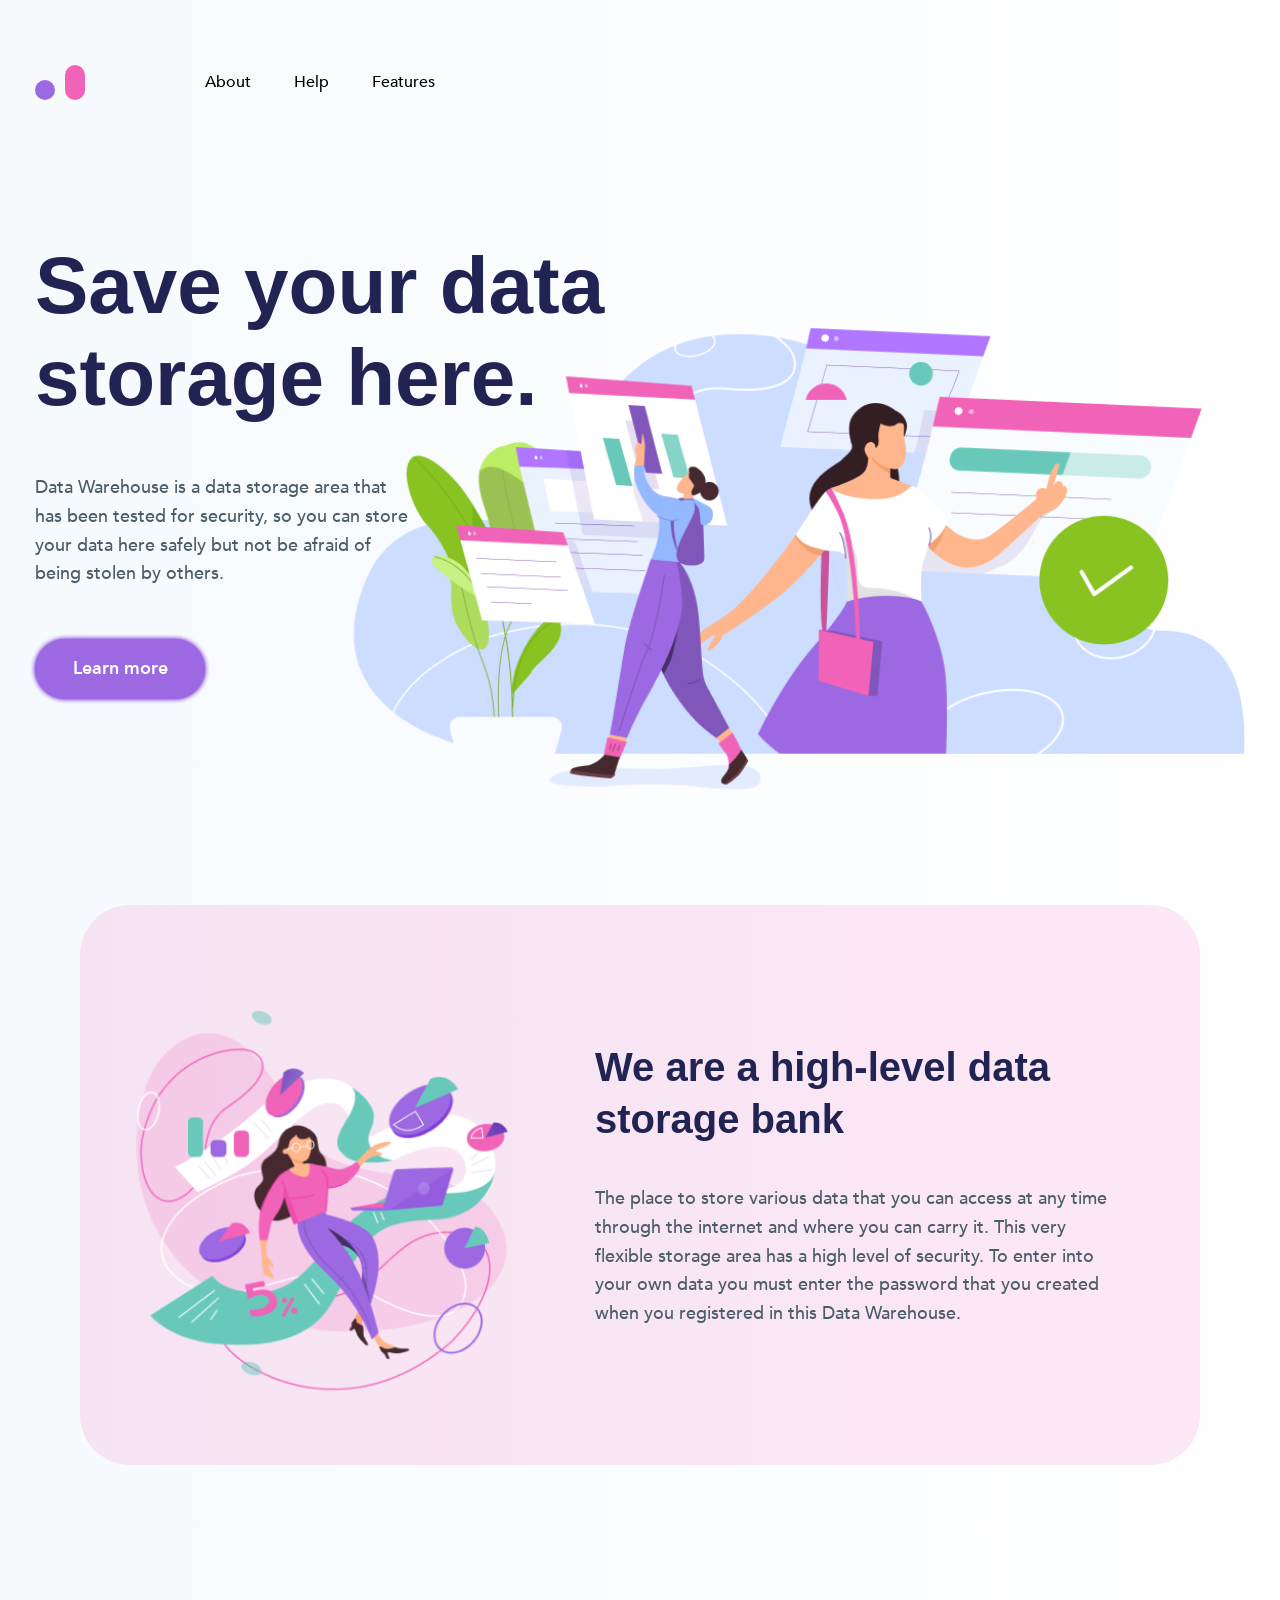
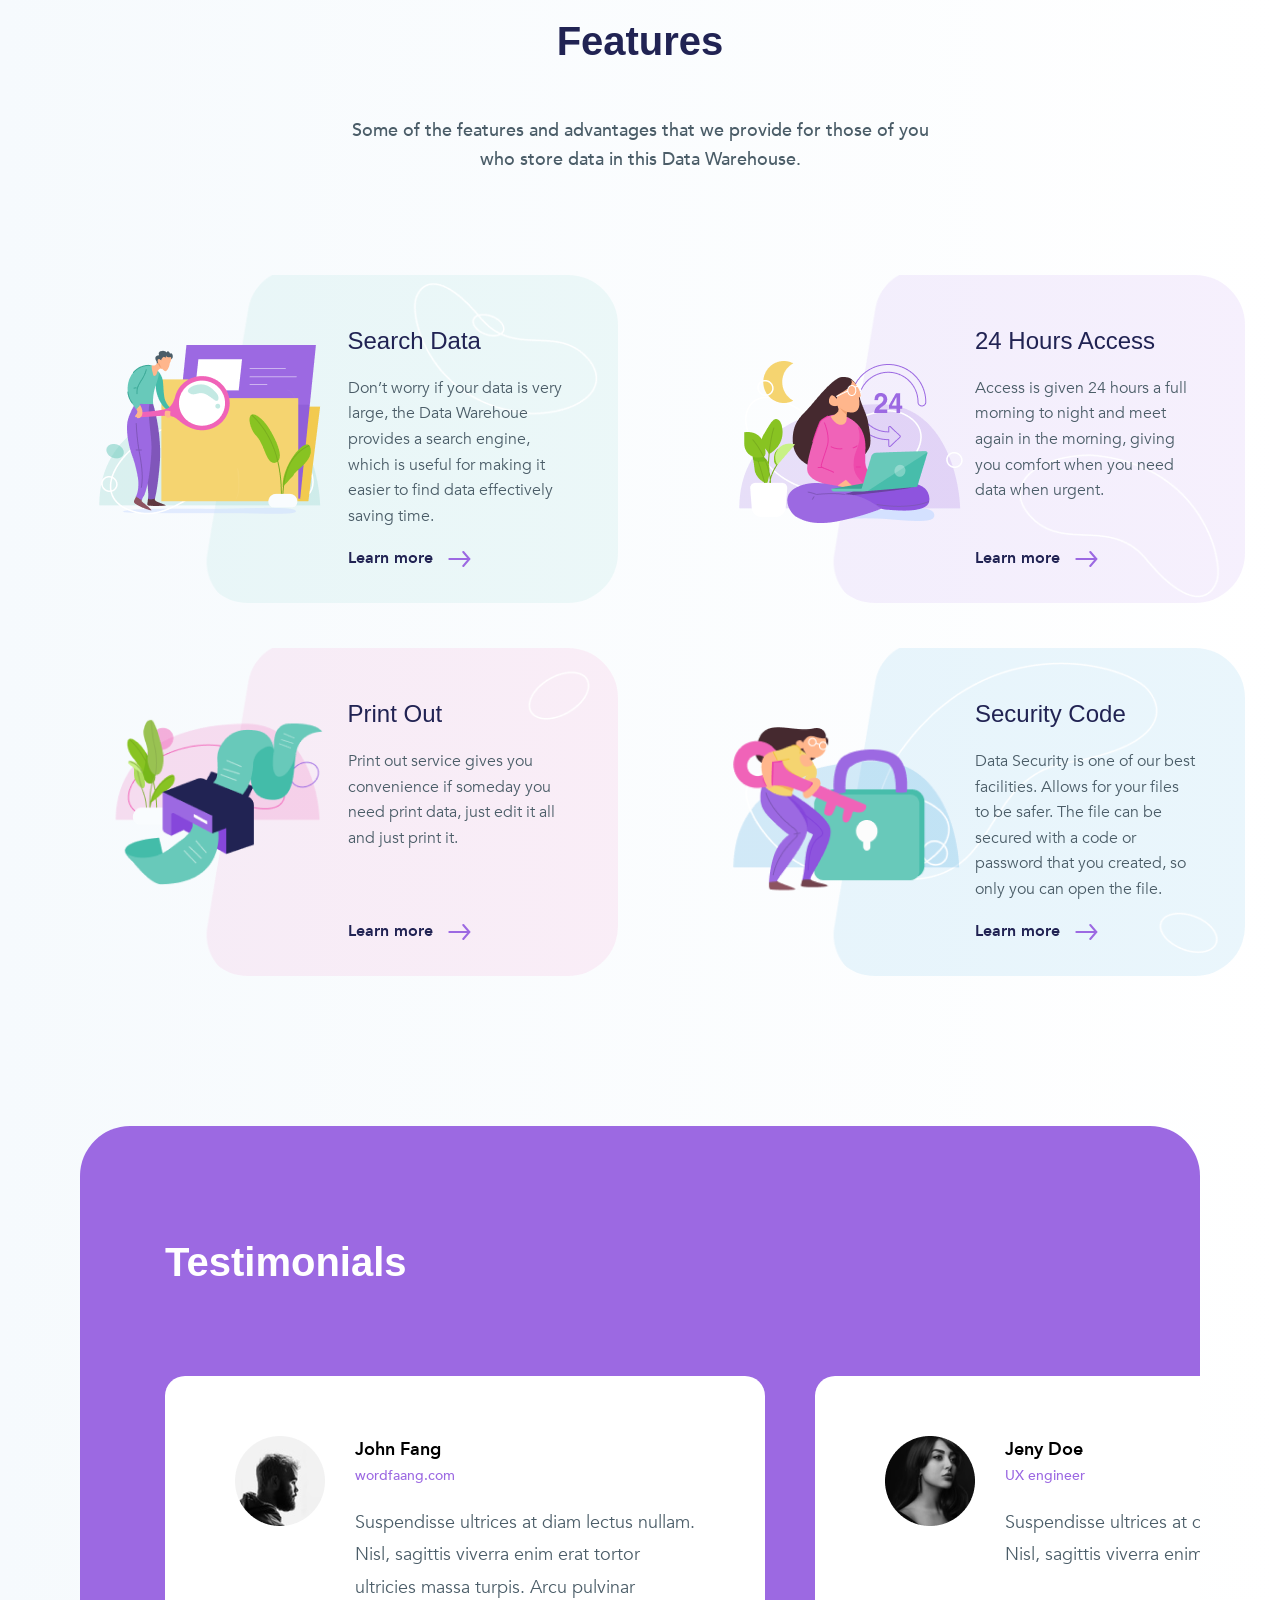
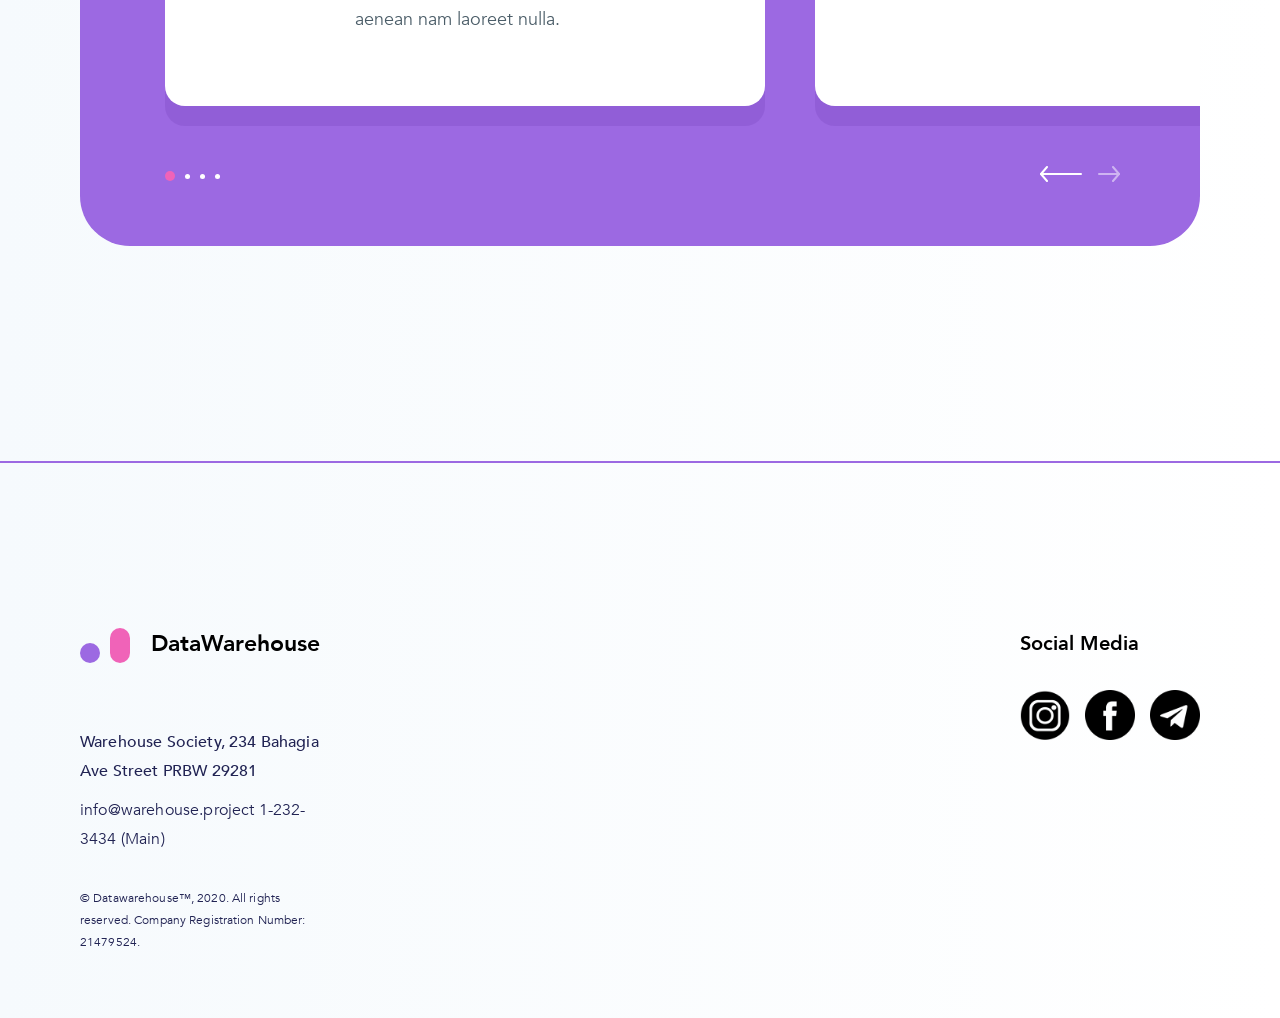
<file: index.html>
<!DOCTYPE html>
<html lang="en">
<head>
  <meta charset="UTF-8">
  <meta name="viewport" content="width=device-width, initial-scale=1.0">
  <meta name="description" content="Data Warehouse is a data storage area that has been
tested for security, so you can store your data here
safely but not be afraid of being stolen by others.">
  <meta name="keywords" content="warehouse, save, data, security, storage, area">
  <meta property="og:image" content="https://avatars.mds.yandex.net/i?id=4b08911ec8e85c79b17855c3adf799e8-5299516-images-thumbs&n=13"/>
  <meta property="og:title" content="Save your data storage here"/>
  <meta property="og:description" content="Data Warehouse is a data storage area that has been tested for security, so you can store your data here safely but not be afraid of being stolen by others"/>
  <link rel="shortcut icon" href="/favicon.ico" type="image/x-icon">
  <link rel="icon" href="/favicon.ico" type="image/x-icon">
  <link rel="stylesheet" href="./styles/index.css">
  <title>Warehouse - Save your data storage here.</title>
</head>
<body class="body">
<div class="page">
  <header class="header">
    <div class="logo">
      <div class="logo__circle"></div>
      <div class="logo__rectangle"></div>
    </div>
    <nav class="navbar">
      <a href="#about" class="navbar__item">About</a>
      <a href="#footer" class="navbar__item">Help</a>
      <a href="#features" class="navbar__item">Features</a>
    </nav>
  </header>
  <main>
    <section class="callToAction">
      <h1 class="callToAction__title">Save your data storage here.</h1>
      <p class="callToAction__descr">Data Warehouse is a data storage area that has been
        tested for security, so you can store your data here
        safely but not be afraid of being stolen by others.</p>
      <a href="#features" class="callToAction__btn">Learn more</a>
    </section>
    <section id="about" class="about">
      <h2 class="about__title">We are a high-level data
        storage bank</h2>
      <p class="about__descr">The place to store various data that you can access at any time through the internet and
        where you can carry it.
        This very flexible storage area has a high level of security. To enter into your own data you must enter the
        password that you created when you registered in this Data Warehouse. </p>
    </section>
    <section id="features" class="features">
      <h2 class="features__title">Features</h2>
      <p class="features__descr">Some of the features and advantages that we provide for those of you who store data in
        this Data Warehouse.</p>
      <ul class="features__list">
        <li class="features__item search">
          <div>
            <h3 class="item__title">Search Data</h3>
            <p class="item__descr">Don’t worry if your data is very large, the Data Warehoue provides a search engine,
              which is useful for making it easier to find data effectively saving time.</p>
          </div>
          <a href="#" class="item__link">Learn more<img src="./images/Features/arrow.svg"/></a>
        </li>
        <li class="features__item access">
          <div>
            <h3 class="item__title">24 Hours Access</h3>
            <p class="item__descr">Access is given 24 hours a full morning to night and
              meet again in the morning, giving you comfort when
              you need data when urgent.</p>
          </div>
          <a href="#" class="item__link">Learn more <img src="./images/Features/arrow.svg"/></a>
        </li>
        <li class="features__item print">
          <div>
            <h3 class="item__title">Print Out</h3>
            <p class="item__descr">Print out service gives you convenience if someday
              you need print data, just edit it all and just print it.</p>
          </div>
          <a href="#" class="item__link">Learn more<img src="./images/Features/arrow.svg"/></a>
        </li>
        <li class="features__item security">
          <div>
            <h3 class="item__title">Security Code</h3>
            <p class="item__descr">Data Security is one of our best facilities. Allows for your files
              to be safer. The file can be secured with a code or password that
              you created, so only you can open the file.</p>
          </div>
          <a href="#" class="item__link">Learn more<img src="./images/Features/arrow.svg"/></a>
        </li>
      </ul>
    </section>
    <section class="testimonials">
      <h2 class="testimonials__title">Testimonials</h2>
      <div class="testimonials__slider">
        <div class="testimonials__slide">
          <img class="slide__img" src="./images/slider/ava1.png" alt="ava">
          <div class="slide__info">
            <div class="slide__title">John Fang</div>
            <a href="#" class="slide__link">wordfaang.com</a>
            <p class="slide__descr">
              Suspendisse ultrices at diam lectus nullam.
              Nisl, sagittis viverra enim erat tortor ultricies massa turpis. Arcu pulvinar aenean nam laoreet nulla.
            </p>
          </div>
        </div>
        <div class="testimonials__slide">
          <img class="slide__img" src="./images/slider/ava2.png" alt="ava">
          <div class="slide__info">
            <div class="slide__title">Jeny Doe</div>
            <a href="#" class="slide__link">UX engineer</a>
            <p class="slide__descr">Suspendisse ultrices at diam lectus nullam. Nisl, sagittis viverra enim erat tortor
            </p>
          </div>
        </div>
      </div>
      <div class="testimonials__controls">
        <div class="testimonials__dots">
          <span class="testimonials__dot testimonials__dot_active"></span>
          <span class="testimonials__dot"></span>
          <span class="testimonials__dot"></span>
          <span class="testimonials__dot"></span>
        </div>
        <div class="testimonials__arrows">
          <div class="testimonials__arrows_prev"><img src="./images/slider/arrow_prev.svg" alt="arrow"></div>
          <div class="testimonials__arrows_next"><img src="./images/slider/arrow_next.svg" alt="arrow"></div>
        </div>
      </div>
    </section>
  </main>
</div>
<footer id="footer" class="footer">
  <div class="footer__wrapper">
    <div class="contacts">
      <div class="contacts__head">
        <div class="logo">
          <div class="logo__circle"></div>
          <div class="logo__rectangle"></div>
        </div>
        <h3 class="contacts__title">DataWarehouse</h3>
      </div>
      <p class="contacts__address">Warehouse Society, 234
        Bahagia Ave Street
        PRBW 29281
      </p>
      <p class="contacts__info">
        info@warehouse.project
        1-232-3434 (Main)
      </p>
      <p class="contacts__copyright">
        © Datawarehouse™, 2020. All rights reserved.
        Company Registration Number: 21479524.
      </p>
    </div>
    <div class="social">
      <h3 class="social__head">Social Media</h3>
      <ul class="social__list">
        <li class="social__item"><a href="#"><img src="./images/social/instagram.png" alt="instagram"></a></li>
        <li class="social__item"><a href="#"><img src="./images/social/facebook.png" alt="instagram"></a></li>
        <li class="social__item"><a href="#"><img src="./images/social/telegram.png" alt="instagram"></a></li>
      </ul>
    </div>
  </div>
</footer>
</body>
</html>
</file>
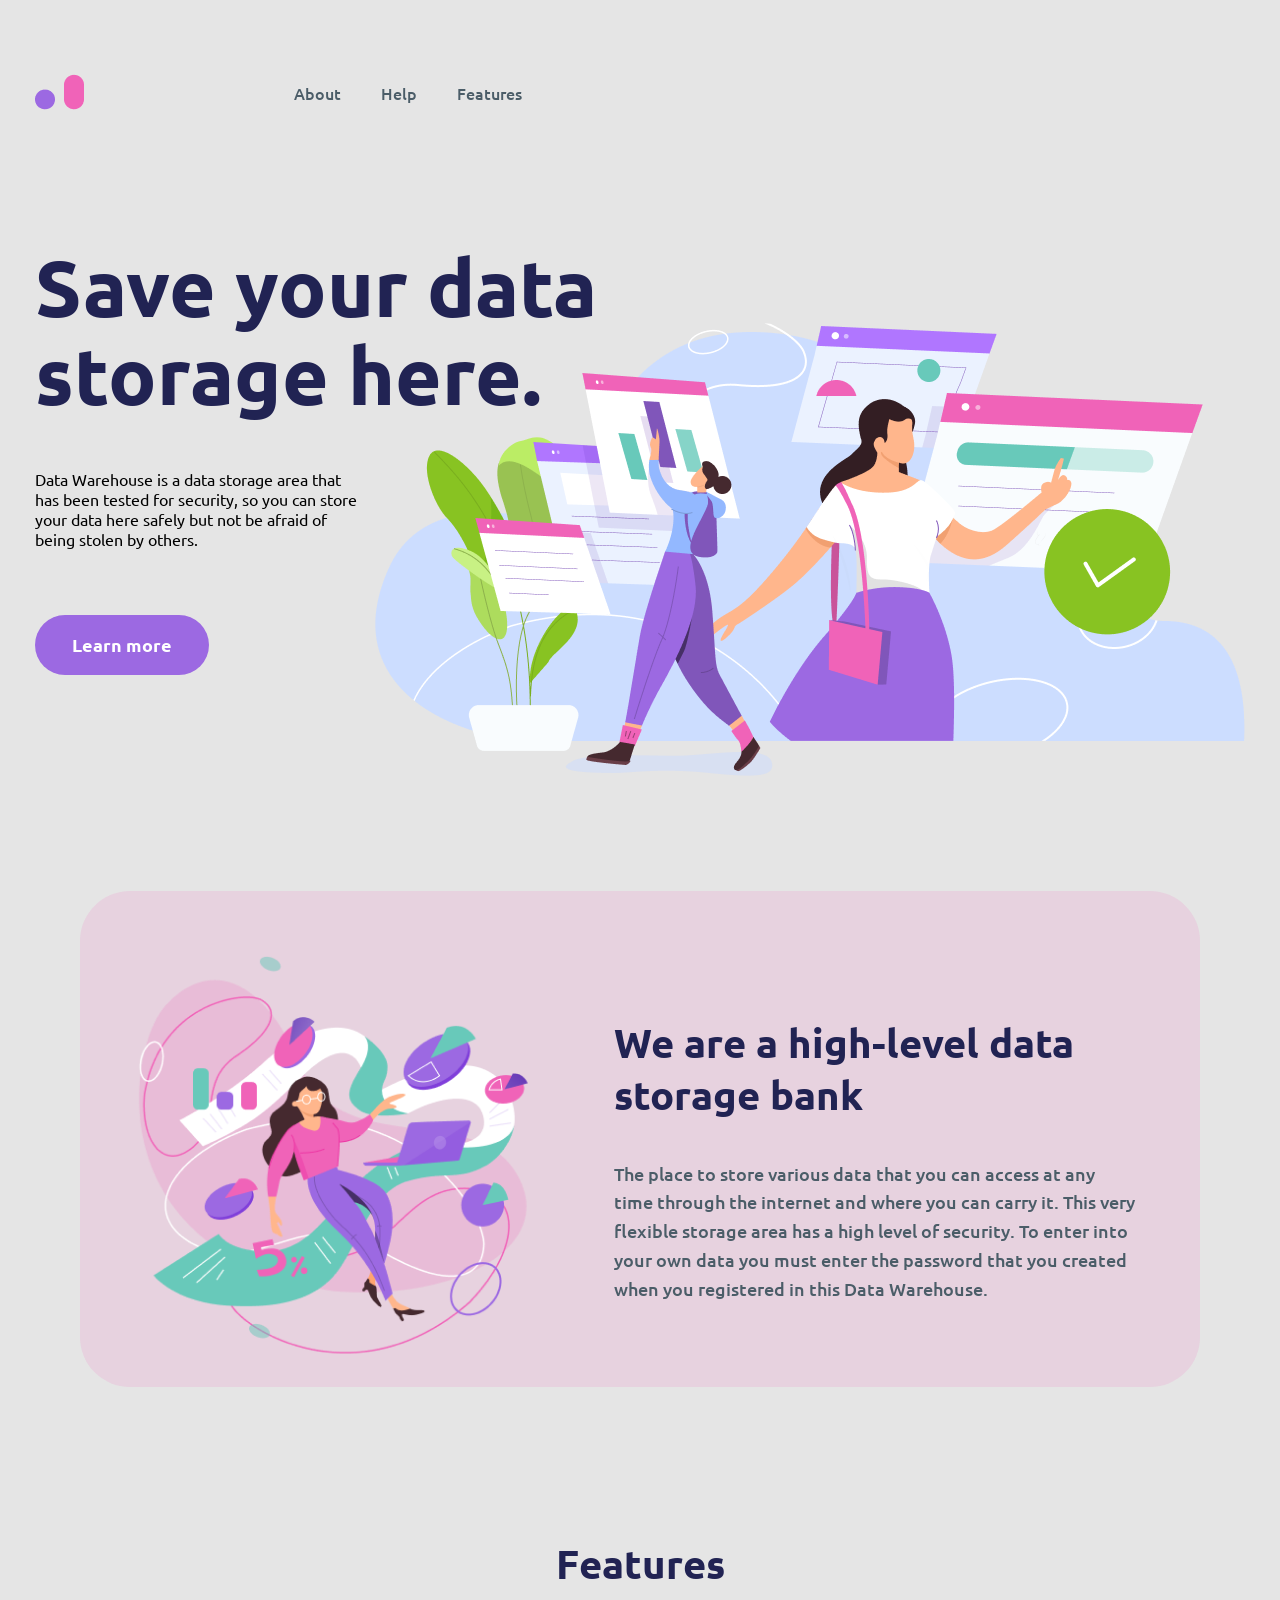
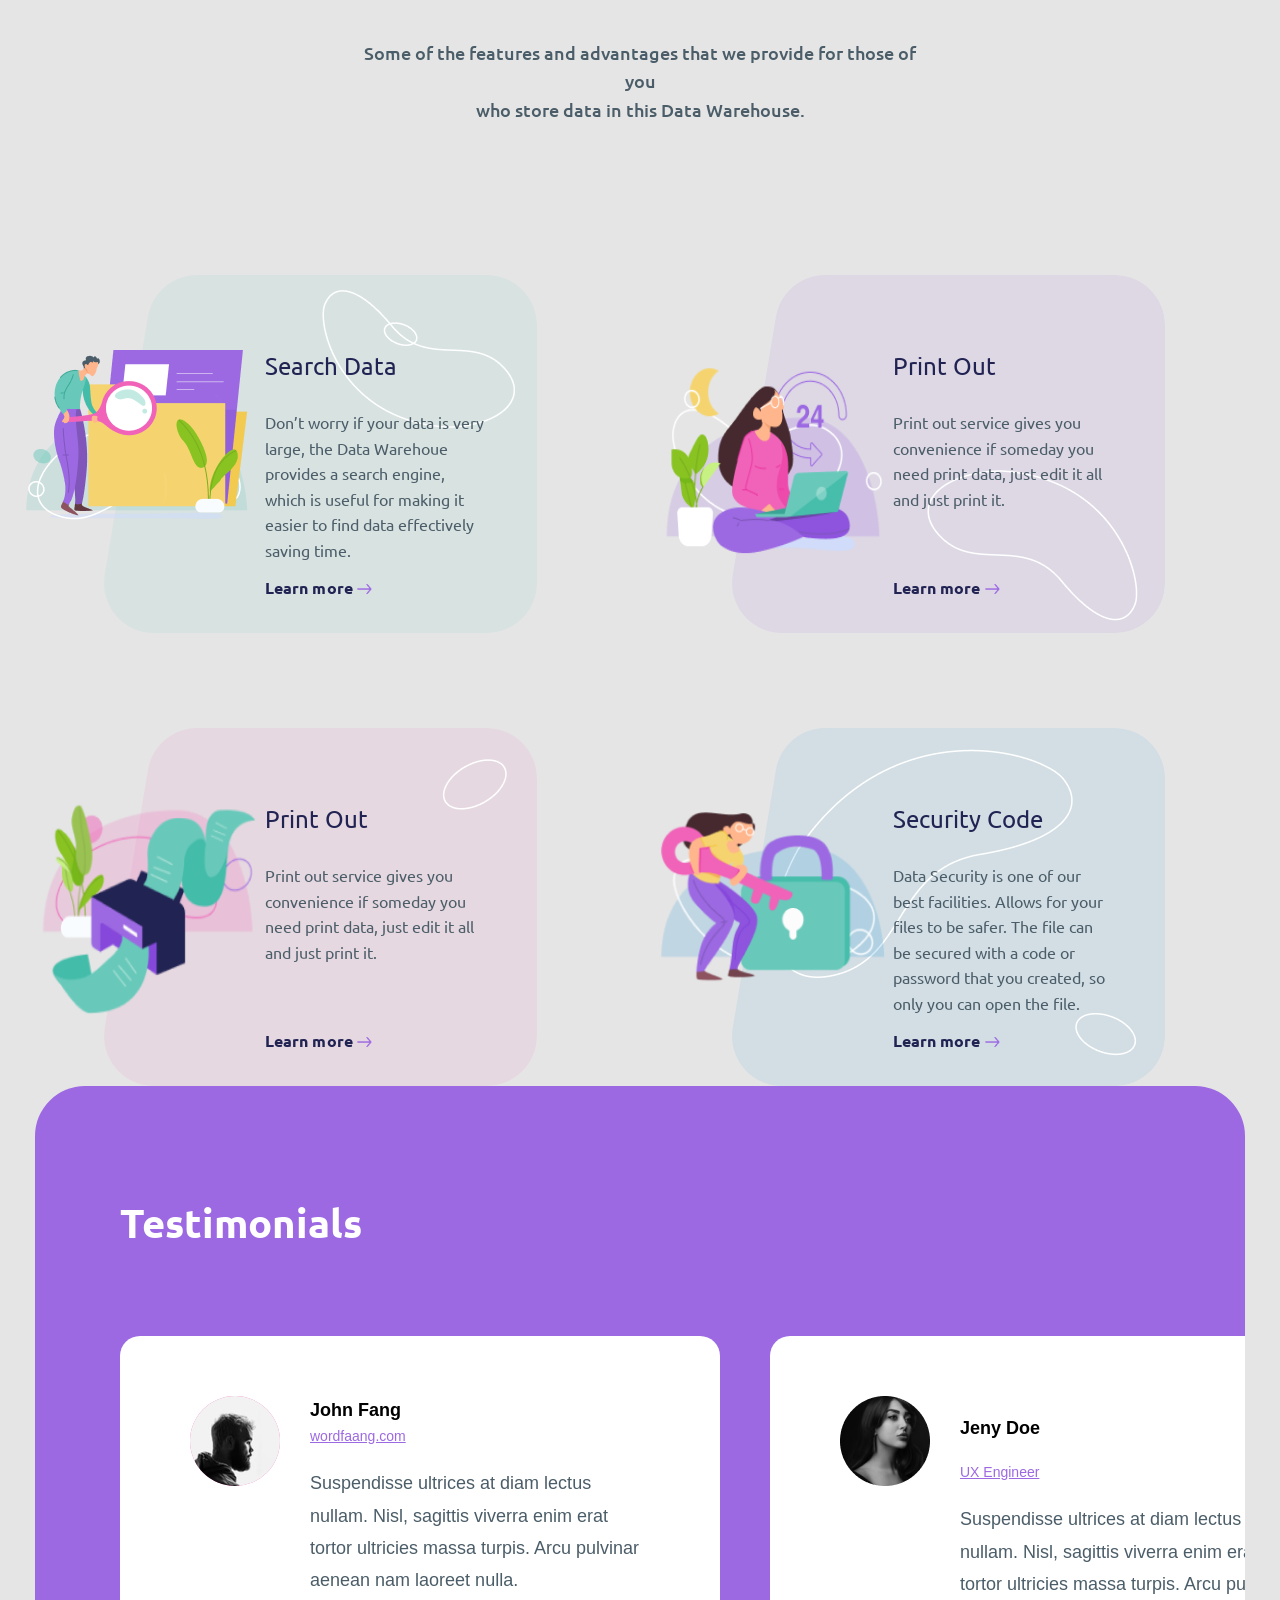
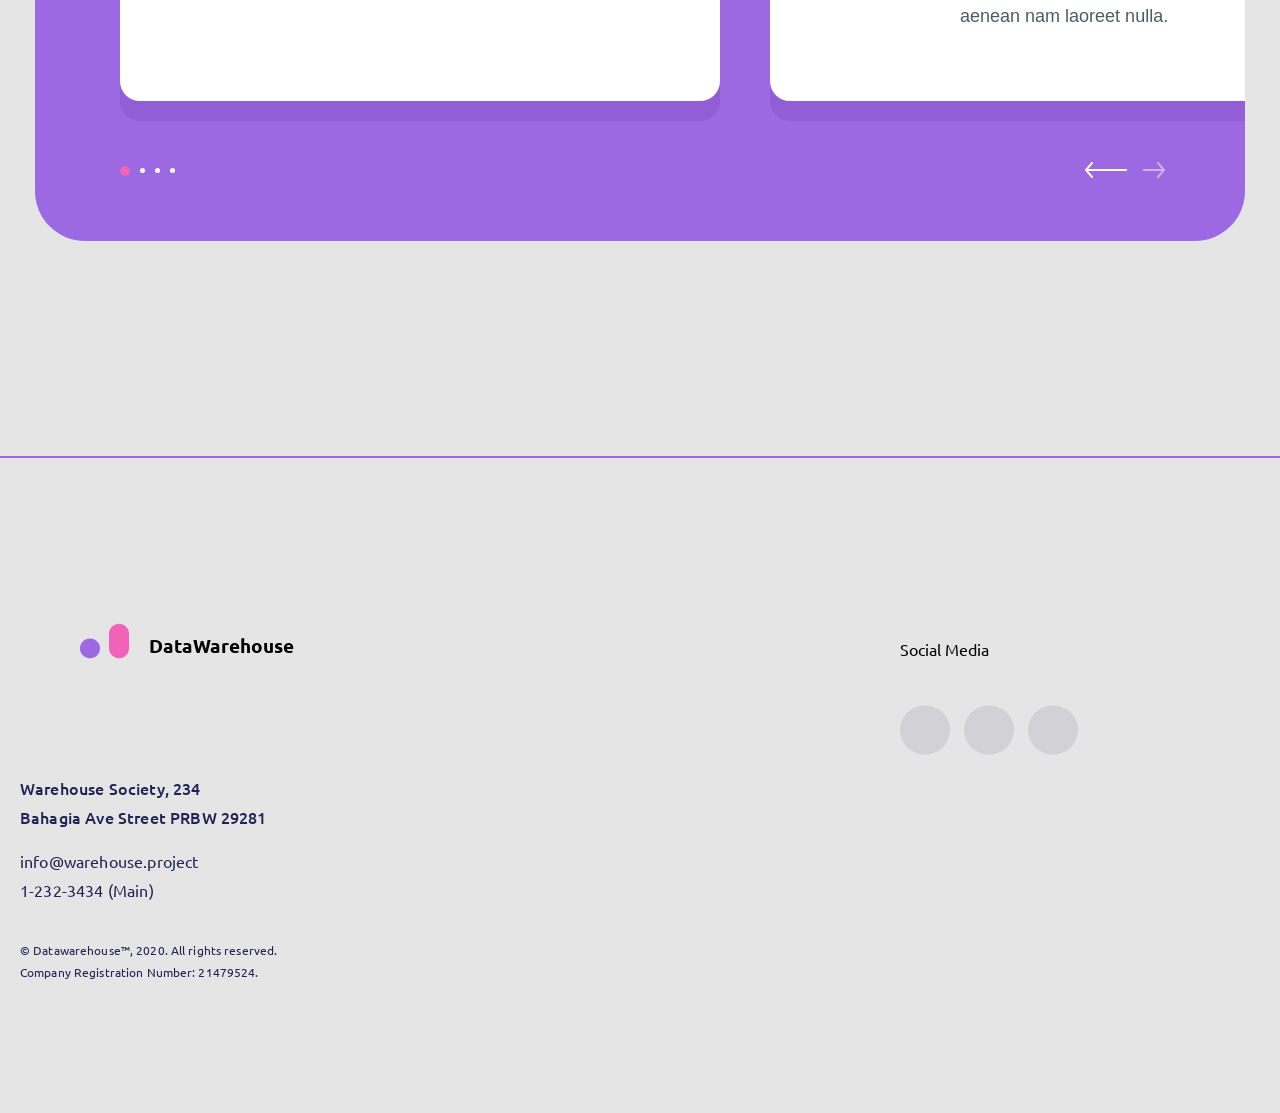
<file: module1/index.html>
<!DOCTYPE html>
<html lang="en">

<head>
  <meta charset="UTF-8">
  <meta http-equiv="X-UA-Compatible" content="IE=edge">
  <meta name="viewport" content="width=device-width, initial-scale=1.0">
  <meta name="description" content="Data Warehouse is a data storage area that has been
  tested for security, so you can store your data here
  safely but not be afraid of being stolen by others.">
  <meta name="keywords" content="warehouse, save, data, security, storage, area">
  <link rel="preconnect" href="https://fonts.googleapis.com">
  <link rel="preconnect" href="https://fonts.gstatic.com" crossorigin>
  <link href="https://fonts.googleapis.com/css2?family=Ubuntu:ital,wght@0,400;0,700;1,500&display=swap"
    rel="stylesheet">
  <link rel="shortcut icon" href="img/favicon.ico" type="logo">
  <link rel="stylesheet" href="style.css">
  <title>Warehouse - Save your data storage here.</title>
</head>

<body>
  <div class="container">
    <header>
<!--  именование не по БЭМ
 class="header container" container это общий стиль
 -->
      <div class="header_container">
        <!--  именование не по БЭМ class="header__logo" через __ а не _ -->
        <div class="header_logo">
          <img src="img/Logo.png" alt="logo" class="header_logo">
        </div>
        <!--  именование не по БЭМ class="header__nav" -->
        <nav class="header_nav">
<!--   нет классов для списка       -->
          <ul>
            <li><a href="#">About</a></li>
            <li><a href="#help">Help</a></li>
            <li><a href="#Features">Features</a></li>
          </ul>
        </nav>
      </div>
      <div class="wrapper">
        <div class="header_title">
<!--    применение <br> плохая практика, перенос стилями использую max-width      -->
          <h1>Save your data <br> storage here.</h1>
          <p class="header_title-description">Data Warehouse is a data storage area that has been
            tested for security, so you can store your data here
            safely but not be afraid of being stolen by others.</p>
          <a href="#Features" class="bottom">Learn more</a>
        </div>
        <img src="img/image1.png" alt="" class="wrapper-img">
      </div>
    </header>
    <section class="slogan">
      <img src="img/image2.png" class="slogan_img" alt="slogan_img">
      <div class="slogan_title">
        <h2>We are a high-level data storage bank</h2>
        <p class="slogan_title-subtitle">The place to store various data that you can access at any time through the
          internet and where you can carry
          it.
          This very flexible storage area has a high level of security. To enter into your own data you must enter the
          password that you created when you registered in this Data Warehouse. </p>
      </div>
    </section>
    <section id="Features" class="Features">
        <h2 class="Features_title">Features</h2>
        <p class="Features_subtitle">Some of the features and advantages that we provide for those of you <br> who store
          data in this Data Warehouse.</p>
        <div class="Features_box">
          <div class="Features_box-card card1">
            <img src="img/image3.png" alt="">
            <div>
              <h3>Search Data</h3>
              <p>Don’t worry if your data is very large, the Data Warehoue provides a search engine, which is useful for
                making it easier to find data effectively saving time.</p>
              <a href="">Learn more</a>
            </div>
            <div class="arrow_card"></div>
          </div>
          <div class="Features_box-card card2">
            <img src="img/image4.png" alt="">
            <div>
              <h3>Print Out</h3>
              <p>Print out service gives you convenience if someday
                you need print data, just edit it all and just print it.</p>
              <a href="">Learn more</a>
            </div>
            <div class="arrow_card"></div>
          </div>
          <div class="Features_box-card card3">
            <img src="img/image5.png" alt="">
            <div>
              <h3>Print Out</h3>
              <p>Print out service gives you convenience if someday
                you need print data, just edit it all and just print it.</p>
              <a href="">Learn more</a>
            </div>
            <div class="arrow_card"></div>
          </div>
          <div class="Features_box-card card4 ">
            <img src="img/image6.png" alt="">
            <div>
              <h3>Security Code</h3>
              <p>Data Security is one of our best facilities. Allows for your files
                to be safer. The file can be secured with a code or password that
                you created, so only you can open the file.</p>
              <a href="">Learn more</a>
            </div>
            <div class="arrow_card"></div>
          </div>
        </div>
    </section>
    <section class="slider">
      <h3 class="slider_header">Testimonials</h3>
      <div class="slider_wrap">
        <div class="slider_wrap-items">
          <img src="img/Ellipse76.svg" alt="" class="slider_img">
          <div class="slider_info">
            <div class="slider_name">John Fang </div>
<!--
почта и телефон оформляются так
<a href="mailto:mail@mail.ru">Напишите нам</a>
<a href="tel:+79001111111">+7-900-111-11-11</a>
-->
            <a href="#" class="slider_link">wordfaang.com</a>
            <p class="slider_descr">Suspendisse ultrices at diam lectus nullam.
              Nisl, sagittis viverra enim erat tortor ultricies massa turpis. Arcu pulvinar aenean nam laoreet nulla.
            </p>
          </div>
        </div>
        <div class="slider_wrap-items">
          <img src="img/ava2.png" alt="" class="slider_img">
          <div class="slider_info">
            <p class="slider_name">Jeny Doe </p>
            <a href="#" class="slider_link">UX Engineer </a>
            <p class="slider_descr">Suspendisse ultrices at diam lectus nullam.
              Nisl, sagittis viverra enim erat tortor ultricies massa turpis. Arcu pulvinar aenean nam laoreet nulla.
            </p>
          </div>
        </div>
      </div>

      <div class="slider_controls">
        <div class="slider_wrap-points">
          <div class="slider_wrap-point-active"></div>
          <div class="slider_wrap-point"></div>
          <div class="slider_wrap-point"></div>
          <div class="slider_wrap-point"></div>
        </div>
        <div class="slider_arrow">
          <div class="testimonials__arrows_next"><img src="img/arrowL.png" alt="arrow"></div>
          <div class="testimonials__arrows_prev"><img src="img/arrowR.png" alt="arrow"></div>
        </div>
      </div>
    </section>
  </div>

  <footer id="help" class="footer">
    <div class="footer_wrap">
      <div class="footer_wrap-iner">
        <div class="header_logo">
          <img src="img/Logo.png" alt="logo">
        </div>
        <h3 class="footer_wrap-iner">DataWarehouse</h3>
      </div>
      <div>
        <div class="footer_wrap_social">
          <p>Social Media</p>
        </div>
        <div class="footer_wrap_social-icons">
          <img src="img/social.png" alt="">
          <img src="img/social.png" alt="">
          <img src="img/social.png" alt="">
        </div>
      </div>
    </div>
    <p class="footer_adress">Warehouse Society, 234 <br> Bahagia Ave Street PRBW 29281</p>
    <p class="footer_tel">info@warehouse.project <br> 1-232-3434 (Main)</p>
    <p class="footer_copy">&copy; Datawarehouse™, 2020. All rights reserved. <br> Company Registration Number:
      21479524.
    </p>
  </footer>

</body>

</html>
</file>
<file: module1/style.css>
div,
p,
input,
button,
form,
span,
a,
ul,
li {
box-sizing: border-box;
}

h1,
h2,
h3,
h4,
h5,
h6 {
margin: 0;
font-family: "Ubuntu", sans-serif;
}

body {
  padding: 0;
  margin: 0;
  font-family: "Ubuntu", sans-serif;
  background: #e5e5e5;
}
.container {
  max-width: 1250px;
  padding: 65px 20px;
  margin: 0 auto;
}

.header_container {
  display: flex;
  align-items: center;
}

.header_nav {
  margin-left: 150px;
  display: flex;
  color: #4b5d68;
  font-weight: 500;
}

.header_nav ul {
  display: flex;
}

.header_nav li {
  margin: 0 20px;
  display: block;
  list-style-type: none;
  font-weight: 500;
  line-height: 160%;
  color: #4b5d68;
  transition: 0.3s;
}

li:hover {
  font-weight: 700;
}

.header_nav a {
  text-decoration: none;
  color: #4b5d68;
}

.wrapper {
  position: relative;
  margin-top: 200px;
  display: flex;
}

.header_title {
  margin-top: 130px;
}

h1 {
  position: absolute;
  top: -80px;
  font-weight: bold;
  font-size: 80px;
  line-height: 110%;
  align-items: center;
  color: #212353;
}
/* нет точки перед классом */
header_title-description {
  font-weight: 500;
  font-size: 18px;
  line-height: 160%;
  color: #4b5d68;
}

.bottom {
  position: absolute;
  margin-top: 50px;
  background: #9c69e2;
  border-radius: 50px;
  font-weight: 800;
  font-size: 18px;
  line-height: 160%;
  text-align: center;
  text-decoration: none;
  color: #ffffff;
  padding: 16px 37px;
  transition: 0.3s;
}

.bottom:hover {
  opacity: 0.8;
}

.slogan {
  width: 1120px;
  display: flex;
  margin: 100px auto 150px;
  background: rgba(240, 99, 184, 0.15);
  border-radius: 50px;
}

.slogan_img {
  transition: transform 1s ease-in-out;
}

.slogan_img:hover {
  transform: rotate(360deg);
}

.slogan_title h2 {
  margin: 125px 65px 40px;
  font-weight: bold;
  font-size: 40px;
  line-height: 130%;
  display: flex;
  /* align-items: center; */
  color: #212353;
}

.slogan_title-subtitle {
  margin: 0 65px;
  font-weight: 500;
  font-size: 18px;
  line-height: 160%;
  color: #4b5d68;
}

.Features {
  margin: 0 auto;
}

@media screen and (max-width: 900px) {
  .features{
    margin-bottom: 70px;
    padding: 0 30px;
  }
}


.Features_title {
  font-weight: 700;
  font-size: 40px;
  color: #212353;
  margin-bottom: 50px;
  line-height: 130%;
  text-align: center;
}

@media screen and (max-width: 1024px) {
  .features__title{
    font-size: 30px;
    margin-bottom: 30px;
  }
}

.Features_subtitle {
  font-weight: 500;
  color: #4B5D68;
  font-size: 18px;
  line-height: 160%;
  text-align: center;
  margin: 0 auto 100px;
  max-width: 585px;
}

@media screen and (max-width: 1024px) {
  .features__descr{
    font-size: 16px;
    margin-bottom: 30px;
  }
}

.Features_box {
  display: grid;
  list-style-type: none;
  padding: 0;
  margin: 0;
  grid-template-columns: repeat(2,1fr);
  grid-template-rows: repeat(2,1fr);
  gap: 45px;
}

.Features_box-card {
  position: relative;
  width: 442px;
  margin-top: 50px;
  margin-left: 60px;
  height: 358px;
  display: flex;
  justify-content: space-around;
  border-radius: 50px;
}

.Features_box-card img {
  position: absolute;
  top: 75px;
  right: 280px;
  width: 232px;
  height: 211px;
}

.Features_box-card h3 {
  position: absolute;
  top: 75px;
  left: 170px;
  font-weight: normal;
  font-size: 24px;
  line-height: 130%;
  display: flex;
  align-items: center;
  color: #212353;
}

.Features_box-card p {
  position: absolute;
  width: 220px;
  height: 160px;
  left: 170px;
  top: 119px;
  font-size: 16px;
  line-height: 160%;
  color: #4b5d68;
}

.Features_box-card a {
  position: absolute;
  left: 170px;
  top: 300px;
  align-items: center;
  letter-spacing: 0.005em;
  font-weight: 900;
  text-decoration: none;
  line-height: 160%;
  color: #212353;
}

.arrow_card {
  width: 15px;
  height: 10px;
  position: absolute;
  top: 309px;
  right: 165px;
  background-size: 100%;
  background-image: url(img/arrowCard.png);
  background-repeat: no-repeat;
  background-position: center;
}

.card1 {
  background-image: url(img/search_bg.png);
  background-repeat: no-repeat;
}

.card2 {
  background-image: url(img/access_bg.png);
  background-repeat: no-repeat;
}

.card3 {
  background-image: url(img/print_bg.png);
  background-repeat: no-repeat;
}

.card4 {
  background-image: url(img/security_bg.png);
  background-repeat: no-repeat;
}

.slider {
  max-width: 1120px;
  background: #9C69E2;
  border-radius: 50px;
  padding: 110px 80px 60px 85px;
  margin: 0 auto 150px;
  overflow: hidden;
}

.slider_header {
  margin-bottom: 88px;
  font-weight: bold;
  font-size: 40px;
  line-height: 130%;
  align-items: center;
  color: #ffffff;
}

.slider_wrap {
  display: flex;
  justify-content: space-between;
  width: 1250px;
}

.slider_wrap-items {
  background: #FFFFFF;
  border-radius: 20px;
  max-width: 600px;
  min-height: 330px;
  padding: 60px 70px 50px;
  display: flex;
  box-shadow: 0px 20px 0px rgba(135, 84, 205, 0.5);
  margin-bottom: 60px;
}

.slider_img{
  width: 90px;
  height: 90px;
  object-fit: cover;
  margin-right: 30px
}
.slider_name{
  font-family: Avenir, sans-serif;
  font-weight: 900;
  font-size: 18px;
  line-height: 160%;
}
.slider_link{
  font-family: Avenir,sans-serif;
  display: block;
  font-style: normal;
  font-weight: 500;
  font-size: 14px;
  line-height: 160%;
  color: #9C69E2;
  margin-bottom: 20px;
}

.slider_descr{
  font-family: Avenir,sans-serif;
  font-weight: normal;
  font-size: 18px;
  line-height: 180%;
  color: #4B5D68;
}

.slider_controls{
  display: flex;
  justify-content: space-between;
}

.slider_wrap-points{
  display: flex;
  width: 55px;
  justify-content: space-between;
  align-items: center;
}


.slider_wrap-point{
  display: block;
  width: 5px;
  height: 5px;
  background: #FFFFFF;
  border-radius: 50%;
}

.slider_wrap-point-active{
  width: 10px;
  height: 10px;
  background: #F063B8;
  border-radius: 50%;
}

.slider_arrow{
  display: flex;
  justify-content: space-between;
  width: 80px;
  cursor: pointer;
}

.footer {
border-top: 2px solid #9C69E2;
padding: 165px 20px 65px;
margin: 0 auto;
}

@media screen and (max-width: 768px) {
.footer {
  padding: 100px 20px 40px;
}
}
@media screen and (max-width: 425px) {
.footer {
  padding: 50px 20px 30px;
}
}

.footer_wrap {
  max-width: 1120px;
  margin: 0 auto;
  display: flex;
  justify-content: space-between;
}

@media screen and (max-width: 768px) {
  .footer__wrap {
    max-width: 700px;
  }
}

.footer_wrap-iner {
  display: flex;
  justify-content: space-around;
}

.footer_wrap-iner h3 {
  margin: 0 20px;
  padding-top: 10px;
}

.footer_adress {
  font-weight: 500;
  font-size: 16px;
  line-height: 180%;
  letter-spacing: 0.01em;
  color: #212353;
}
.footer_tel {
  font-size: 16px;
  line-height: 180%;
  letter-spacing: 0.01em;
  color: #212353;
}
.footer_copy {
  margin: 35px 0 65px;
  font-size: 12px;
  line-height: 180%;
  align-items: center;
  letter-spacing: 0.01em;
  color: #212353;
}

.footer_wrap_social {
  width: 300px;
  display: flex;
  justify-content: space-between;
}
.footer_wrap_social-icons img {
  margin-top: 30px;
  padding-right: 10px;
}


@media screen and (max-width: 768px) and (min-width: 320px) {

  .container {
    min-width: 1200px;;
  }
  .header_container {
    margin: 30px auto;
  }

  .header_logo {
    margin: 0 auto;
  }

  .header_nav {
    margin: 0 auto;
    display: flex;
    color: #4b5d68;
    font-weight: 500;
  }

  .wrapper {
    display: flex;
    flex-direction: column;
  }

  .header_title {
    margin: 50px auto;
  }

  .h1 {
    position: static;
    margin-bottom: 50px;
  }

  .header_title-description {
    margin-top: 70px;
    width: 500px;
  }

  .bottom {
    margin:  50px auto;
  }

  .wrapper-img {
    width: 90%;
    margin-top: 100px;
  }

  .Features_box {
    grid-template-columns: 1fr;
    grid-template-rows: repeat(4,1fr);
    gap: 25px;
  }


  line {
    width: 100%;
  }
}

@media screen and (max-width: 1024px) {
  .slider_wrap-items{
    min-height: 250px;
    padding: 30px 40px 25px;
    max-width: 400px;
  }
}

@media screen and (max-width: 768px) {
  .slider_title{
    font-size: 14px;
  }
  .slider_link{
    font-size: 12px;
  }
  .slider_descr{
    font-size: 14px;
  }
}

@media screen and (max-width: 425px) {
  .slider_wrap-items{
    min-height: 200px;
    padding: 15px 20px 15px;
    max-width: 300px;
  }
  .slider_link{
    margin-bottom: 10px;
  }
  .slider_img{
    margin-right: 5px;
  }
}
</file>
<file: styles/index.css>
@import url('../vendor/normalize.css');
@import url('../fonts/fonts.css');
/*body*/
@import url('../blocks/body/body.css');
@import url('../blocks/page/page.css');
/*header*/
@import url('../blocks/header/header.css');
/*logo*/
@import url('../blocks/logo/logo.css');
/*navbar*/
@import url('../blocks/navbar/navbar.css');
@import url('../blocks/navbar/__item/navbar__item.css');
/*callToAction*/
@import url('../blocks/callToAction/callToAction.css');
@import url('../blocks/callToAction/__btn/callToAction__btn.css');
@import url('../blocks/callToAction/__descr/callToAction__descr.css');
@import url('../blocks/callToAction/__title/callToAction__title.css');
/*about*/
@import url('../blocks/about/about.css');
@import url('../blocks/about/__title/about__title.css');
@import url('../blocks/about/__descr/about__descr.css');
/*features*/
@import url('../blocks/features/features.css');
@import url('../blocks/features/__descr/features__descr.css');
@import url('../blocks/features/__title/features__title.css');
@import url('../blocks/features/__list/features__list.css');
@import url('../blocks/features/__item/features__item.css');
/*testimonials*/
@import url('../blocks/testimonials/testimonials.css');
@import url('../blocks/testimonials/__title/testimonials__title.css');
@import url('../blocks/testimonials/__slider/testimonials__slider.css');
@import url('../blocks/testimonials/__slide/testimonials__slide.css');
@import url('../blocks/testimonials/__controls/testimonials__controls.css');
/*footer*/
@import url('../blocks/footer/footer.css');
@import url('../blocks/footer/footer__wrapper/footer__wrapper.css');
@import url('../blocks/footer/contacts/contacts.css');
@import url('../blocks/footer/social/social.css');
</file>
